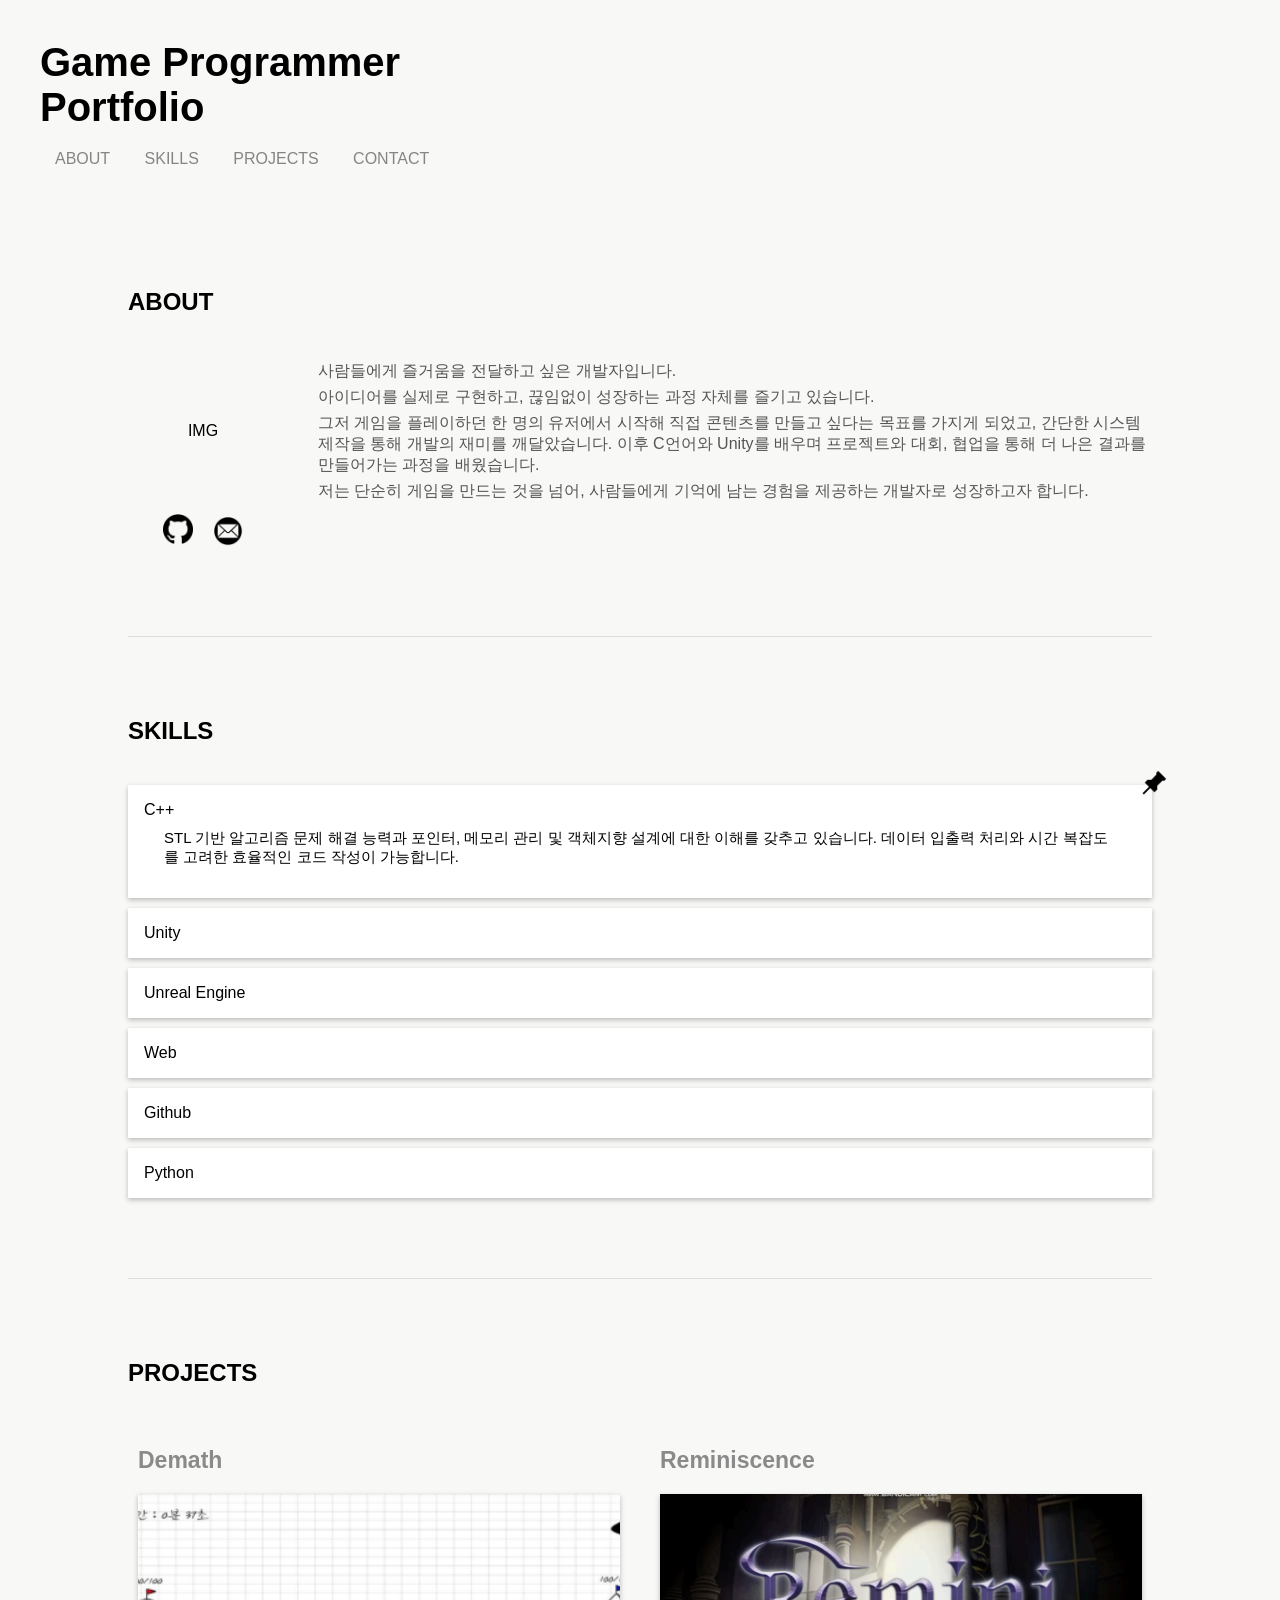
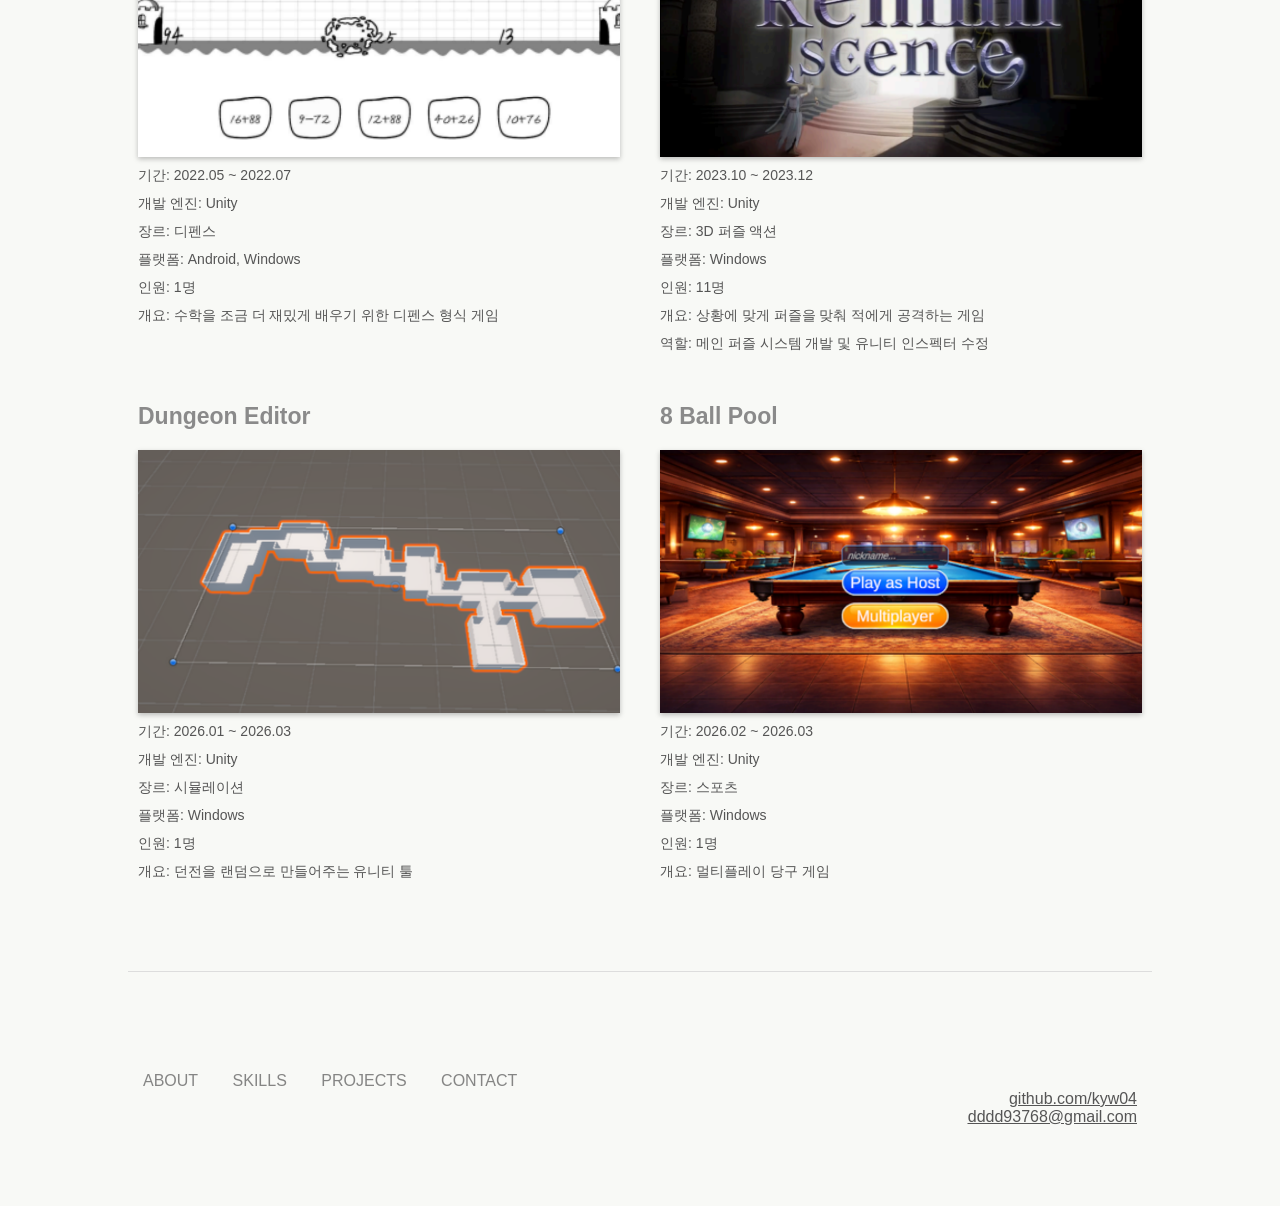
<file: index.html>
<!DOCTYPE html>
<html lang="ko">
<head>
    <meta charset="UTF-8">
    <title>Portfolio</title>
    <link rel="stylesheet" href="css/main.css">
    <link rel="stylesheet" href="css/default.css">
    <script src="js/app.js"></script>
</head>
<body>

<!-- HEADER -->
<header>
    <a class="title" href="index.html">Game Programmer<br>Portfolio</a>
    <nav>
        <a href="#about">ABOUT</a>
        <a href="#skills">SKILLS</a>
        <a href="#projects">PROJECTS</a>
        <a href="#contact">CONTACT</a>
    </nav>
</header>

<!-- ABOUT -->
<section id="about">
    <h2>ABOUT</h2>
    <div class="about-container">
        <div>
            <div class="about-img">IMG</div>
            <div id="linked-images">
                <a href="https://github.com/kyw04" target="_blank"><img class="about-linked-img" src="img/github.png" alt="github"></a>
                <img class="about-linked-img" src="img/mail.png" alt="mail" onclick="CopyEmail()">
            </div>
        </div>
        <div class="about-text">
            <p>사람들에게 즐거움을 전달하고 싶은 개발자입니다.</p>
            <p>아이디어를 실제로 구현하고, 끊임없이 성장하는 과정 자체를 즐기고 있습니다.</p>
            <p>그저 게임을 플레이하던 한 명의 유저에서 시작해 직접 콘텐츠를 만들고 싶다는 목표를 가지게 되었고, 간단한 시스템 제작을 통해
                개발의 재미를 깨달았습니다. 이후 C언어와 Unity를 배우며 프로젝트와 대회, 협업을 통해 더 나은 결과를 만들어가는 과정을 배웠습니다.</p>
            <p>저는 단순히 게임을 만드는 것을 넘어, 사람들에게 기억에 남는 경험을 제공하는 개발자로 성장하고자 합니다.</p>
        </div>
    </div>
</section>
<div class="line"></div>

<!-- SKILLS -->
<section id="skills">
    <h2>SKILLS</h2>
    <ul class="skill-list">
        <li class="skill">
            <img class="pin fixed" src="img/pin.png" alt="pin">
            <p class="skill-name">C++</p>
            <p class="ability fixed">
                STL 기반 알고리즘 문제 해결 능력과 포인터, 메모리 관리 및 객체지향 설계에 대한 이해를 갖추고 있습니다.
                데이터 입출력 처리와 시간 복잡도를 고려한 효율적인 코드 작성이 가능합니다.
            </p>
        </li>
        <li class="skill">
            <img class="pin" src="img/pin.png" alt="pin">
            <p class="skill-name">Unity</p>
            <p class="ability">
                상속, 인터페이스, 클래스 구조에 대한 이해를 바탕으로 객체지향 프로그래밍을 활용할 수 있으며,
                Unity에서 제공하는 다양한 API를 활용해 게임을 개발할 수 있습니다.
            </p>
        </li>
        <li class="skill">
            <img class="pin" src="img/pin.png" alt="pin">
            <p class="skill-name">Unreal Engine</p>
            <p class="ability">
                블루프린트를 활용한 콘텐츠 제작이 가능하며, C++을 활용한 게임 개발 경험이 있습니다.
            </p>
        </li>
        <li class="skill">
            <img class="pin" src="img/pin.png" alt="pin">
            <p class="skill-name">Web</p>
            <p class="ability">
                HTML, CSS, JavaScript를 활용해 웹페이지 개발이 가능하며, SQL 연동 및 개인 웹페이지 서버를 구축 해본 경험이 있습니다.
            </p>
        </li>
        <li class="skill">
            <img class="pin" src="img/pin.png" alt="pin">
            <p class="skill-name">Github</p>
            <p class="ability">
                Commit, Push, Branch 개념을 이해하고 프로젝트를 효율적으로 관리하였으며,
                Pull Request와 Merge 과정을 통해 협업 및 코드 리뷰를 수행한 경험이 있습니다.
            </p>
        </li>
        <li class="skill">
            <img class="pin" src="img/pin.png" alt="pin">
            <p class="skill-name">Python</p>
            <p class="ability">
                기본 문법과 모듈 활용에 익숙하며, 포켓몬 API 기반의 포켓몬 맞추기 AI와 색상 추론 AI를 개발한 경험이 있습니다.
            </p>
        </li>
    </ul>
</section>
<div class="line"></div>

<!-- PROJECTS -->
<section id="projects">
    <h1>PROJECTS</h1>
    <div class="project-grid">
        <div class="project-card">
            <p class="title">Demath</p>
            <a href="demath.html"><img src="img/demath.png" alt="project-1"></a>
            <p>기간: 2022.05 ~ 2022.07</p>
            <p>개발 엔진: Unity</p>
            <p>장르: 디펜스</p>
            <p>플랫폼: Android, Windows</p>
            <p>인원: 1명</p>
            <p>개요: 수학을 조금 더 재밌게 배우기 위한 디펜스 형식 게임</p>
        </div>
        <div class="project-card">
            <p class="title">Reminiscence</p>
            <a href="reminiscence.html"><img src="img/reminiscence.png" alt="project-1"></a>
            <p>기간: 2023.10 ~ 2023.12</p>
            <p>개발 엔진: Unity</p>
            <p>장르: 3D 퍼즐 액션</p>
            <p>플랫폼: Windows</p>
            <p>인원: 11명</p>
            <p>개요: 상황에 맞게 퍼즐을 맞춰 적에게 공격하는 게임</p>
            <p>역할: 메인 퍼즐 시스템 개발 및 유니티 인스펙터 수정</p>
        </div>
        <div class="project-card">
            <p class="title">Dungeon Editor</p>
            <a href="random_dungeon.html"><img src="img/random_dungeon.png" alt="project-1"></a>
            <p>기간: 2026.01 ~ 2026.03</p>
            <p>개발 엔진: Unity</p>
            <p>장르: 시뮬레이션</p>
            <p>플랫폼: Windows</p>
            <p>인원: 1명</p>
            <p>개요: 던전을 랜덤으로 만들어주는 유니티 툴</p>
        </div>
        <div class="project-card">
            <p class="title">8 Ball Pool</p>
            <a href="8_ball_pool.html"><img src="img/8_ball_pool.png" alt="project-1"></a>
            <p>기간: 2026.02 ~ 2026.03</p>
            <p>개발 엔진: Unity</p>
            <p>장르: 스포츠</p>
            <p>플랫폼: Windows</p>
            <p>인원: 1명</p>
            <p>개요: 멀티플레이 당구 게임</p>
        </div>


<!--        <div class="project-card">-->
<!--            <p class="title">Test</p>-->
<!--            <a href="test.html"><img src="img/test.png" alt="project-1"></a>-->
<!--            <p>기간: </p>-->
<!--            <p>개발 엔진: </p>-->
<!--            <p>장르: </p>-->
<!--            <p>플랫폼: </p>-->
<!--            <p>인원: </p>-->
<!--            <p>개요: </p>-->
<!--        </div>-->

<!--        <div class="project-card">-->
<!--            <p class="title">Test</p>-->
<!--            <a href="test.html"><img src="img/test.png" alt="project-1"></a>-->
<!--            <p>기간: </p>-->
<!--            <p>개발 엔진: </p>-->
<!--            <p>장르: </p>-->
<!--            <p>플랫폼: </p>-->
<!--            <p>인원: </p>-->
<!--            <p>개요: </p>-->
<!--        </div>-->
    </div>
</section>
<div class="line"></div>

<!-- CONTACT -->
<section id="contact">
    <div class="container">
        <nav>
            <a href="index.html#about">ABOUT</a>
            <a href="index.html#skills">SKILLS</a>
            <a href="index.html#projects">PROJECTS</a>
            <a href="index.html#contact">CONTACT</a>
        </nav>
        <ul class="contact-link">
            <li><a href="https://github.com/kyw04" target="_blank">github.com/kyw04</a></li>
            <li><a href="#contact" id="email" onclick="CopyEmail()">dddd93768@gmail.com</a></li>
        </ul>
    </div>
</section>
</body>
</html>
</file>
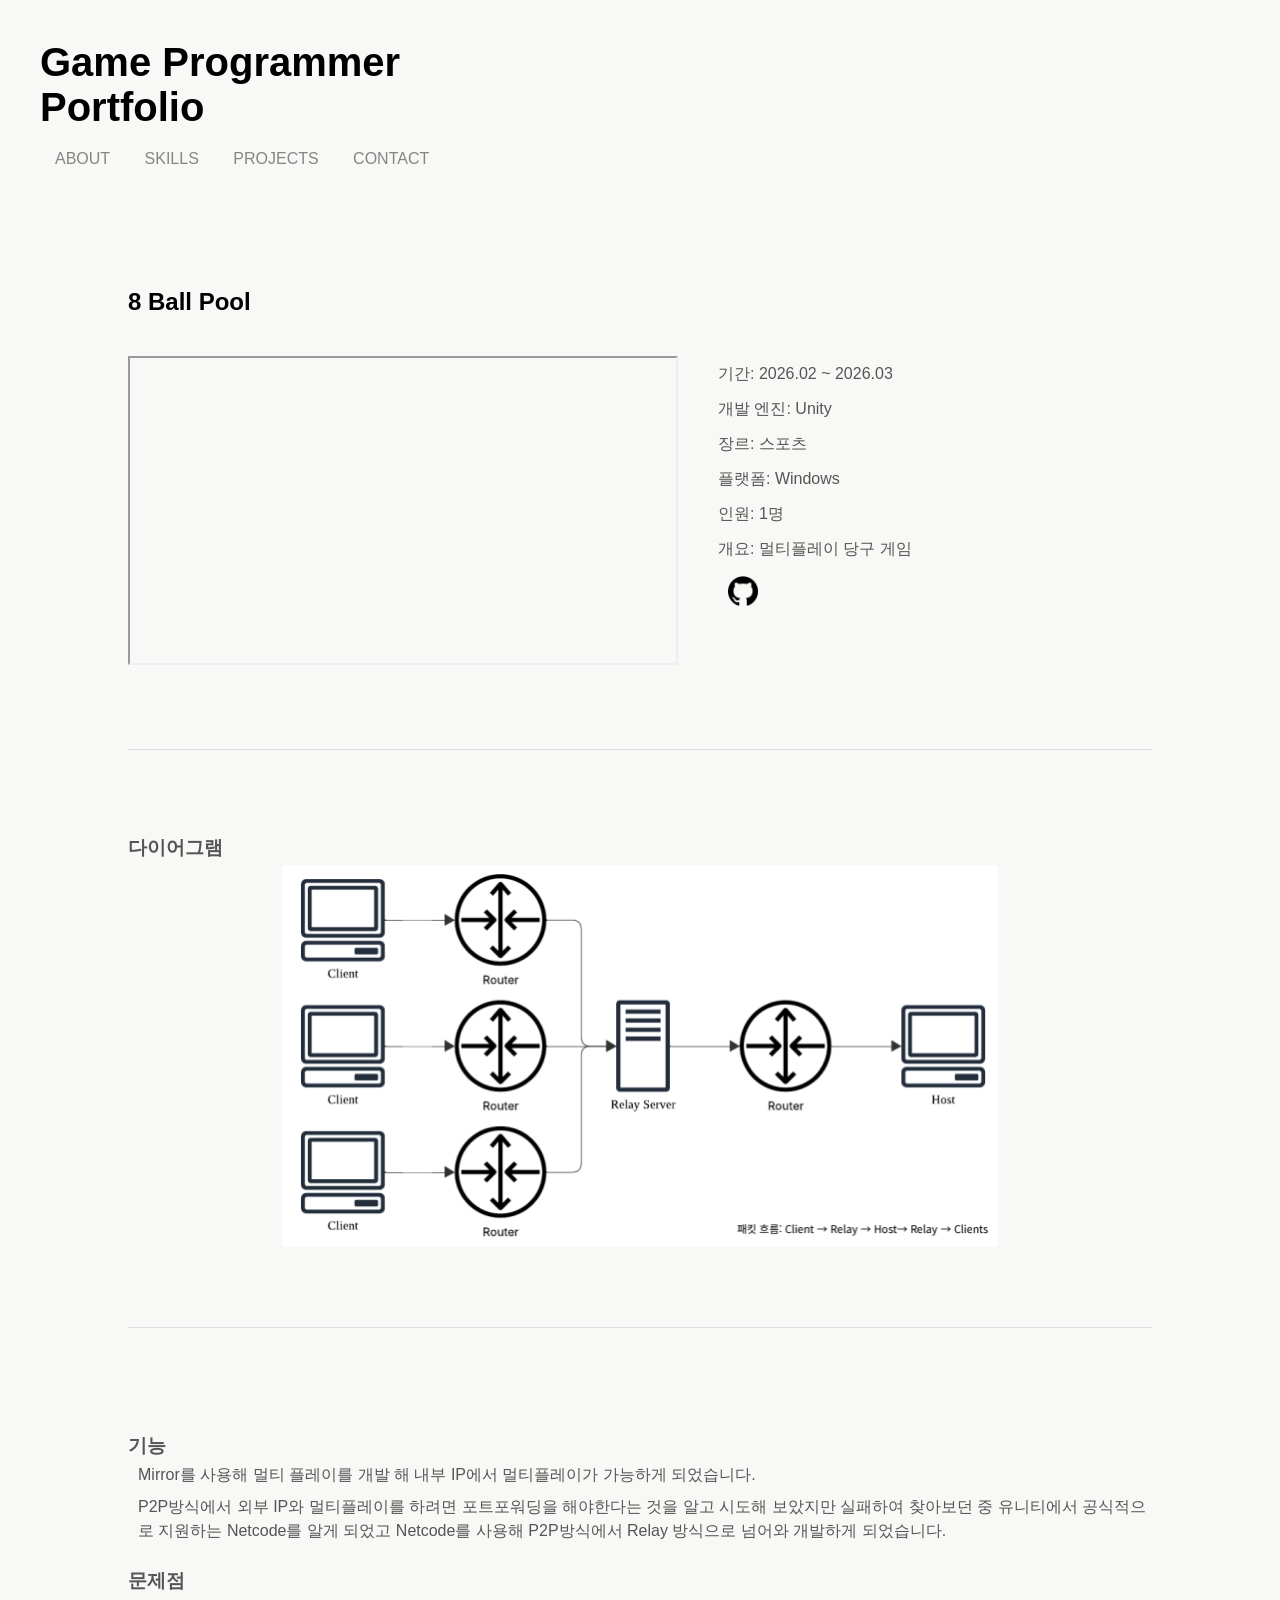
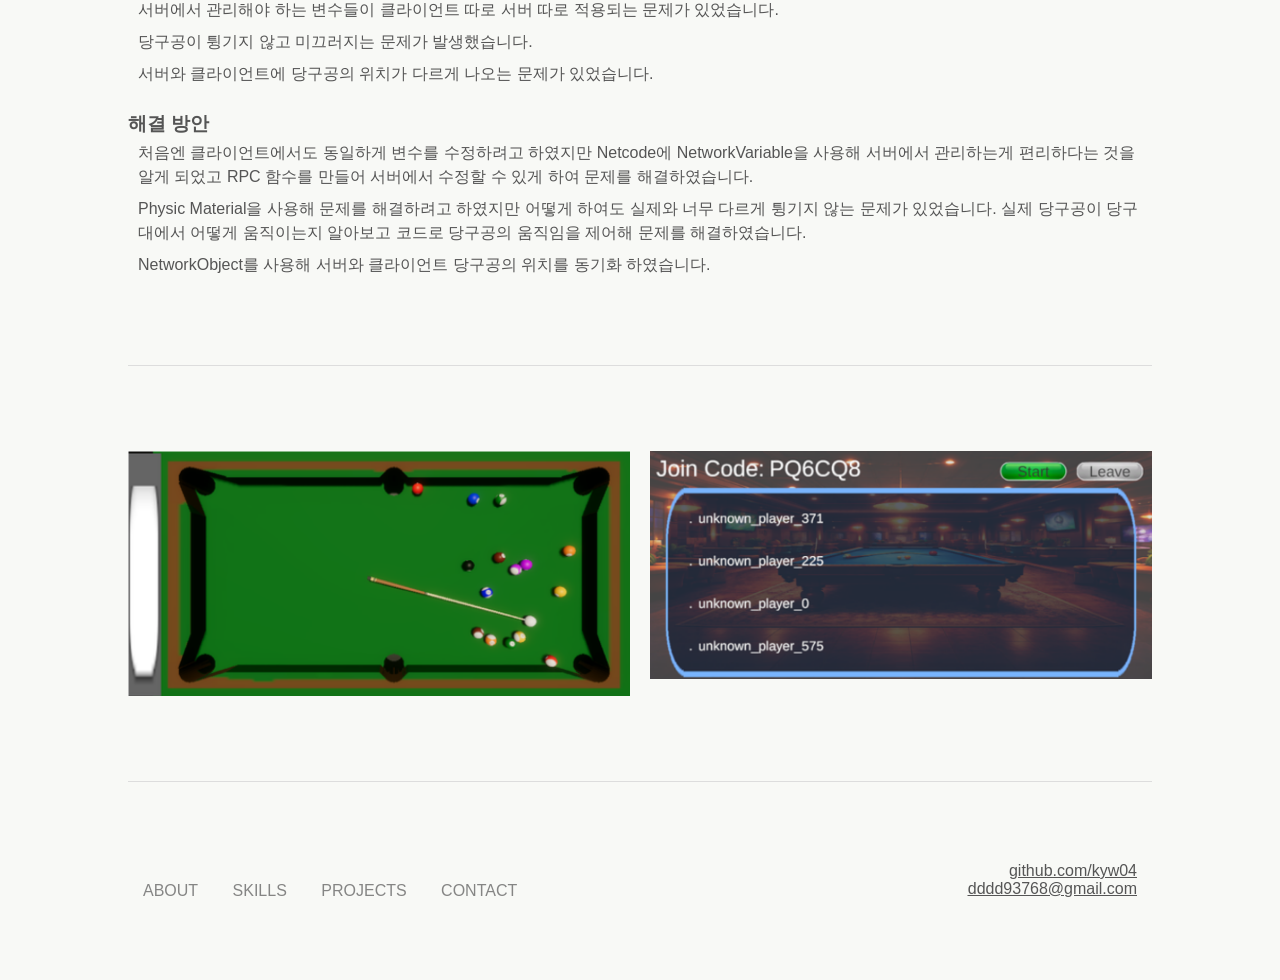
<file: 8_ball_pool.html>
<!DOCTYPE html>
<html lang="en">
<head>
    <meta charset="UTF-8">
    <title>8 Ball Pool</title>
    <link rel="stylesheet" href="css/project.css">
    <link rel="stylesheet" href="css/default.css">
    <script src="js/app.js"></script>
</head>
<body>

<!-- HEADER -->
<header>
    <a class="title" href="portfolio.html">Game Programmer<br>Portfolio</a>
    <nav>
        <a href="portfolio.html#about">ABOUT</a>
        <a href="portfolio.html#skills">SKILLS</a>
        <a href="portfolio.html#projects">PROJECTS</a>
        <a href="portfolio.html#contact">CONTACT</a>
    </nav>
</header>

<section id="project-name">
    <h2>8 Ball Pool</h2>
    <div class="container">
        <dic>
            <iframe src="https://www.youtube.com/embed/ ?autopause=0" width="550" height="309"></iframe>
        </dic>
        <div class="text">
            <p>기간: 2026.02 ~ 2026.03</p>
            <p>개발 엔진: Unity</p>
            <p>장르: 스포츠</p>
            <p>플랫폼: Windows</p>
            <p>인원: 1명</p>
            <p>개요: 멀티플레이 당구 게임</p>
            <a href="https://github.com/kyw04/8Ball" target="_blank"><img class="about-linked-img"
                                                                                  src="img/github.png" alt="github"></a>
<!--            <a href=" "-->
<!--               target="_blank"><img class="about-linked-img" src="img/download.png" alt="build-download"></a>-->
        </div>
    </div>
</section>
<div class="line"></div>

<section>
    <h3 class="text">다이어그램</h3>
    <img class="sub-img" src="img/8_ball_pool/diagram.png" alt="diagram">
</section>
<div class="line"></div>

<section>
    <ul class="text">
        <li>
            <h3>기능</h3>
            <p>Mirror를 사용해 멀티 플레이를 개발 해 내부 IP에서 멀티플레이가 가능하게 되었습니다.</p>
            <p>P2P방식에서 외부 IP와 멀티플레이를 하려면 포트포워딩을 해야한다는 것을 알고 시도해 보았지만 실패하여 찾아보던 중 유니티에서 공식적으로 지원하는 Netcode를 알게 되었고
                Netcode를 사용해 P2P방식에서 Relay 방식으로 넘어와 개발하게 되었습니다.</p>
        </li>
        <li>
            <h3>문제점</h3>
            <p>서버에서 관리해야 하는 변수들이 클라이언트 따로 서버 따로 적용되는 문제가 있었습니다.</p>
            <p>당구공이 튕기지 않고 미끄러지는 문제가 발생했습니다.</p>
            <p>서버와 클라이언트에 당구공의 위치가 다르게 나오는 문제가 있었습니다.</p>
        </li>
        <li>
            <h3>해결 방안</h3>
            <p>처음엔 클라이언트에서도 동일하게 변수를 수정하려고 하였지만 Netcode에 NetworkVariable을 사용해 서버에서 관리하는게 편리하다는 것을 알게 되었고 RPC 함수를 만들어
                서버에서
                수정할 수 있게 하여 문제를 해결하였습니다.</p>
            <p>Physic Material을 사용해 문제를 해결하려고 하였지만 어떻게 하여도 실제와 너무 다르게 튕기지 않는 문제가 있었습니다. 실제 당구공이 당구대에서 어떻게 움직이는지 알아보고 코드로
                당구공의 움직임을 제어해 문제를 해결하였습니다.</p>
            <p> NetworkObject를 사용해 서버와 클라이언트 당구공의 위치를 동기화 하였습니다.</p>
        </li>
    </ul>
</section>
<div class="line"></div>

<section>
    <div class="gif-container">
        <img class="in-game-img" src="img/8_ball_pool/in-game-01.png" alt="in-game-01">
        <img class="in-game-img" src="img/8_ball_pool/in-game-02.png" alt="in-game-02">
    </div>
</section>
<div class="line"></div>

<!-- CONTACT -->
<section id="contact">
    <div class="container">
        <nav>
            <a href="portfolio.html#about">ABOUT</a>
            <a href="portfolio.html#skills">SKILLS</a>
            <a href="portfolio.html#projects">PROJECTS</a>
            <a href="portfolio.html#contact">CONTACT</a>
        </nav>
        <ul class="contact-link">
            <li><a href="https://github.com/kyw04" target="_blank">github.com/kyw04</a></li>
            <li><a href="#contact" id="email" onclick="CopyEmail()">dddd93768@gmail.com</a></li>
        </ul>
    </div>
</section>
</body>
</html>
</file>
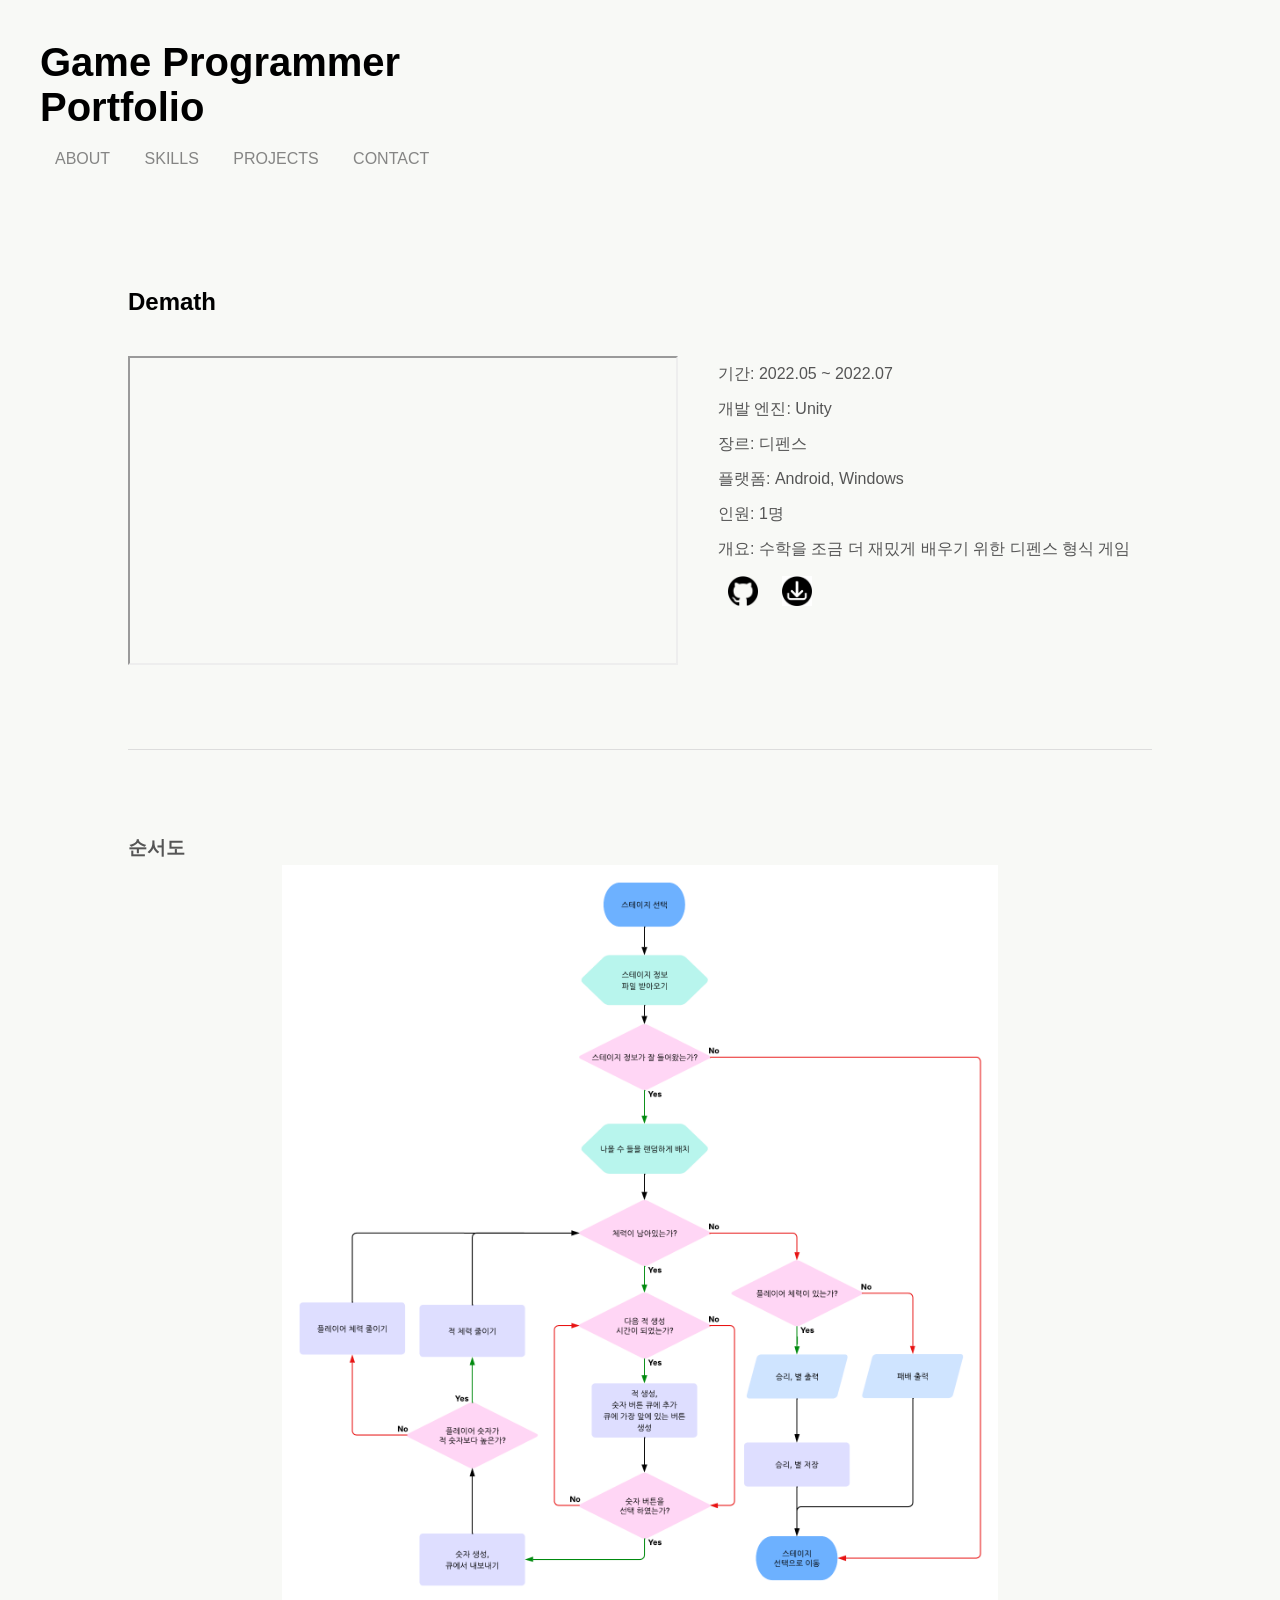
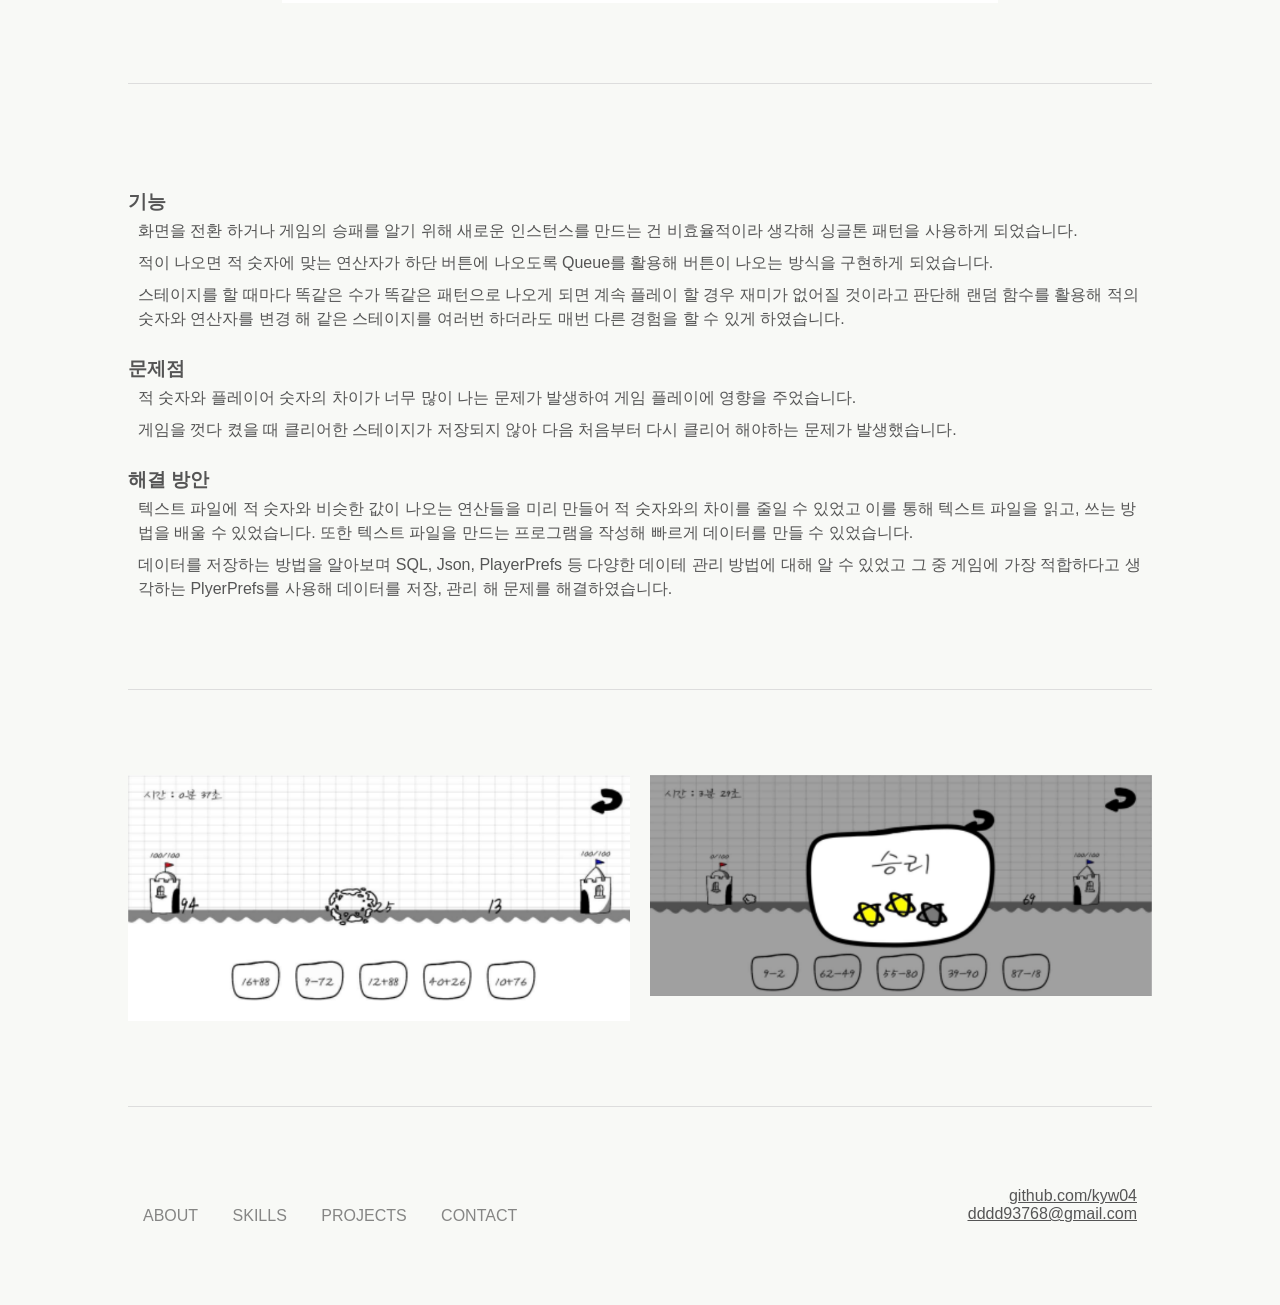
<file: demath.html>
<!DOCTYPE html>
<html lang="en">
<head>
    <meta charset="UTF-8">
    <title>Demath</title>
    <link rel="stylesheet" href="css/project.css">
    <link rel="stylesheet" href="css/default.css">
    <script src="js/app.js"></script>
</head>
<body>

<!-- HEADER -->
<header>
    <a class="title" href="portfolio.html">Game Programmer<br>Portfolio</a>
    <nav>
        <a href="portfolio.html#about">ABOUT</a>
        <a href="portfolio.html#skills">SKILLS</a>
        <a href="portfolio.html#projects">PROJECTS</a>
        <a href="portfolio.html#contact">CONTACT</a>
    </nav>
</header>

<section id="project-name">
    <h2>Demath</h2>
    <div class="container">
        <dic>
            <iframe src="https://www.youtube.com/embed/GV8ogcvkD-g?autopause=0" width="550" height="309"></iframe>
        </dic>
        <div class="text">
            <p>기간: 2022.05 ~ 2022.07</p>
            <p>개발 엔진: Unity</p>
            <p>장르: 디펜스</p>
            <p>플랫폼: Android, Windows</p>
            <p>인원: 1명</p>
            <p>개요: 수학을 조금 더 재밌게 배우기 위한 디펜스 형식 게임</p>
            <a href="https://github.com/kyw04/Demath" target="_blank"><img class="about-linked-img"
                                                                                 src="img/github.png" alt="github"></a>
            <a href="https://drive.google.com/file/d/1rcHndR9FSiW7nfUBYQaEvbF4KxSZeF11/view?usp=drive_link"
               target="_blank"><img class="about-linked-img" src="img/download.png" alt="build-download"></a>
        </div>
    </div>
</section>
<div class="line"></div>

<section>
    <h3 class="text">순서도</h3>
    <img class="sub-img" src="img/demath/flowchart.png" alt="flowchart">
</section>
<div class="line"></div>

<section>
    <ul class="text">
        <li>
            <h3>기능</h3>
            <p>화면을 전환 하거나 게임의 승패를 알기 위해 새로운 인스턴스를 만드는 건 비효율적이라 생각해 싱글톤 패턴을 사용하게 되었습니다.</p>
            <p>적이 나오면 적 숫자에 맞는 연산자가 하단 버튼에 나오도록 Queue를 활용해 버튼이 나오는 방식을 구현하게 되었습니다.</p>
            <p>스테이지를 할 때마다 똑같은 수가 똑같은 패턴으로 나오게 되면 계속 플레이 할 경우 재미가 없어질 것이라고 판단해 랜덤 함수를 활용해 적의 숫자와 연산자를 변경 해 같은 스테이지를 여러번
                하더라도 매번 다른 경험을 할 수 있게 하였습니다.</p>
        </li>
        <li>
            <h3>문제점</h3>
            <p>적 숫자와 플레이어 숫자의 차이가 너무 많이 나는 문제가 발생하여 게임 플레이에 영향을 주었습니다.</p>
            <p>게임을 껏다 켰을 때 클리어한 스테이지가 저장되지 않아 다음 처음부터 다시 클리어 해야하는 문제가 발생했습니다.</p>
        </li>
        <li>
            <h3>해결 방안</h3>
            <p>텍스트 파일에 적 숫자와 비슷한 값이 나오는 연산들을 미리 만들어 적 숫자와의 차이를 줄일 수 있었고 이를 통해 텍스트 파일을 읽고, 쓰는 방법을 배울 수 있었습니다. 또한 텍스트 파일을
                만드는 프로그램을 작성해 빠르게 데이터를 만들 수 있었습니다.</p>
            <p>데이터를 저장하는 방법을 알아보며 SQL, Json, PlayerPrefs 등 다양한 데이테 관리 방법에 대해 알 수 있었고 그 중 게임에 가장 적합하다고 생각하는 PlyerPrefs를
                사용해 데이터를 저장, 관리 해 문제를 해결하였습니다.</p>
        </li>
    </ul>
</section>
<div class="line"></div>

<section>
    <div class="gif-container">
        <img class="in-game-img" src="img/demath/in-game-01.png" alt="in-game-01">
        <img class="in-game-img" src="img/demath/in-game-02.png" alt="in-game-02">
    </div>
</section>
<div class="line"></div>

<!-- CONTACT -->
<section id="contact">
    <div class="container">
        <nav>
            <a href="portfolio.html#about">ABOUT</a>
            <a href="portfolio.html#skills">SKILLS</a>
            <a href="portfolio.html#projects">PROJECTS</a>
            <a href="portfolio.html#contact">CONTACT</a>
        </nav>
        <ul class="contact-link">
            <li><a href="https://github.com/kyw04" target="_blank">github.com/kyw04</a></li>
            <li><a href="#contact" id="email" onclick="CopyEmail()">dddd93768@gmail.com</a></li>
        </ul>
    </div>
</section>
</body>
</html>
</file>
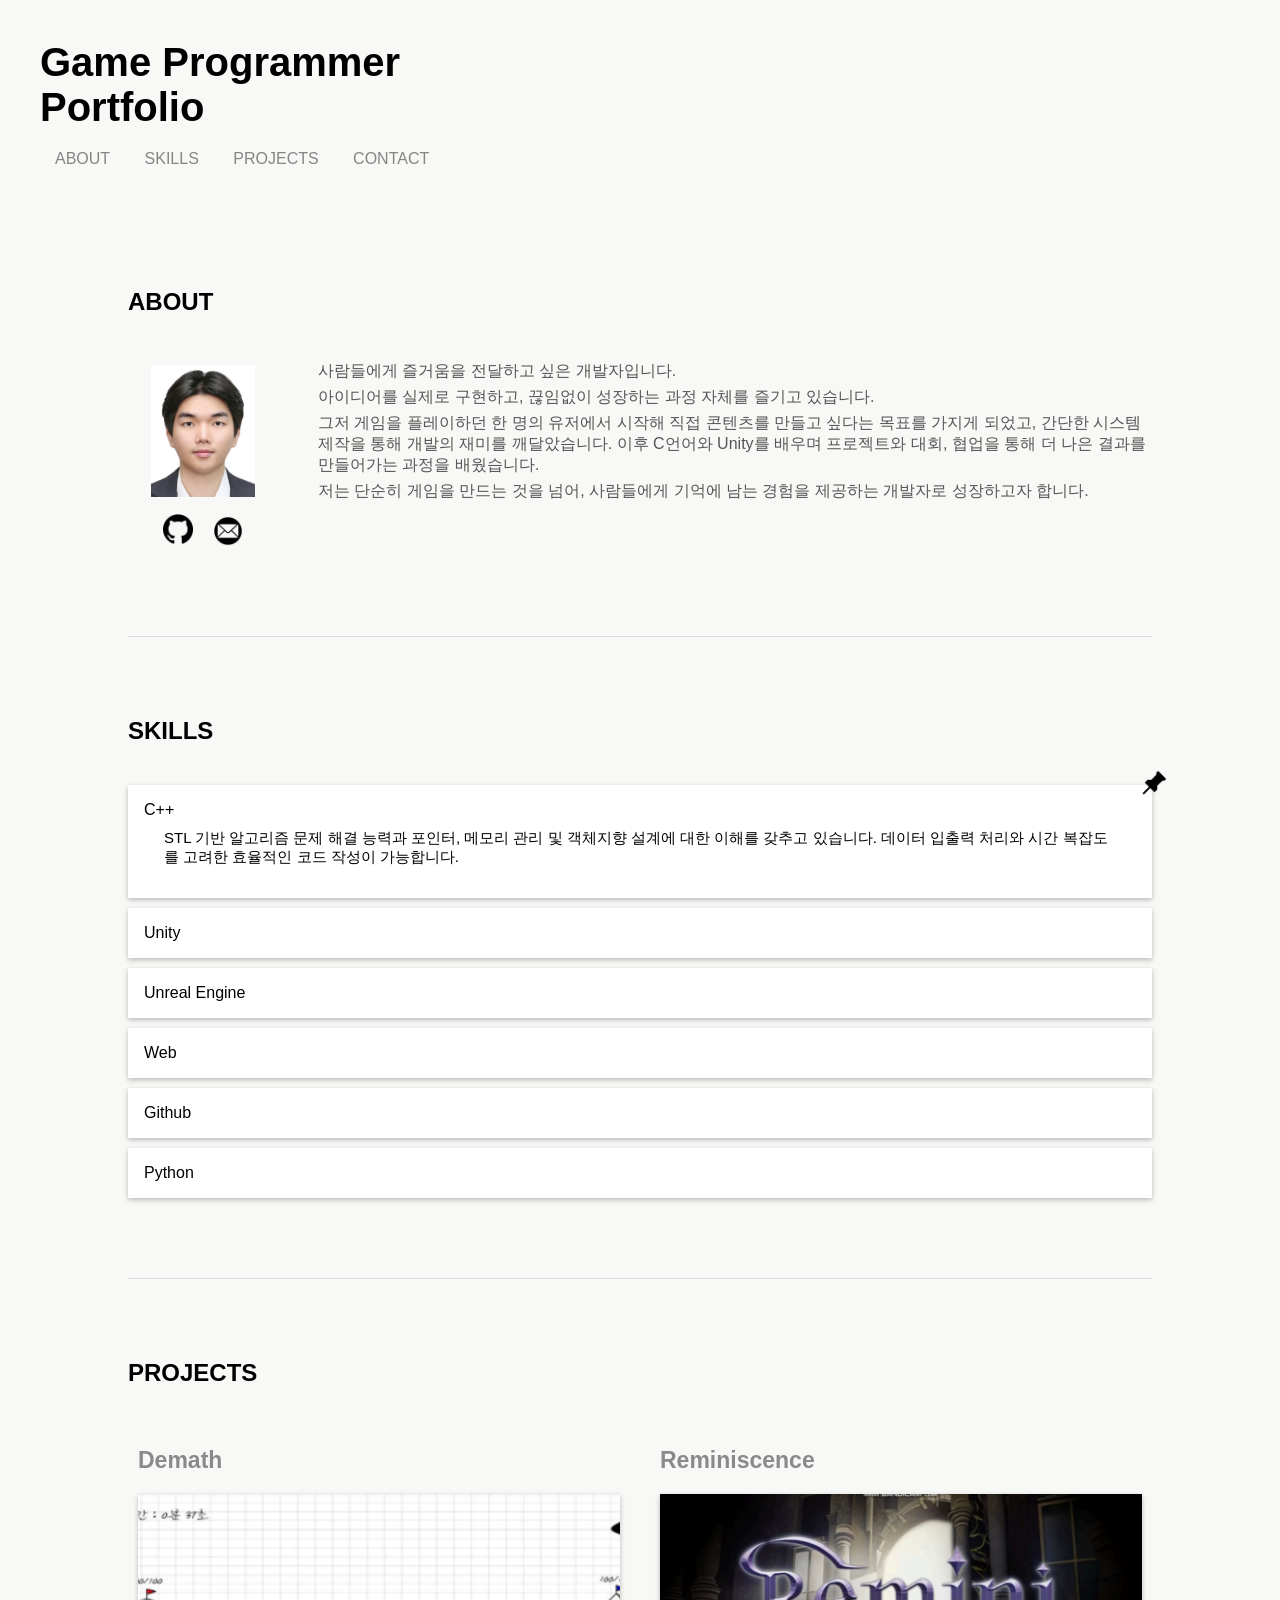
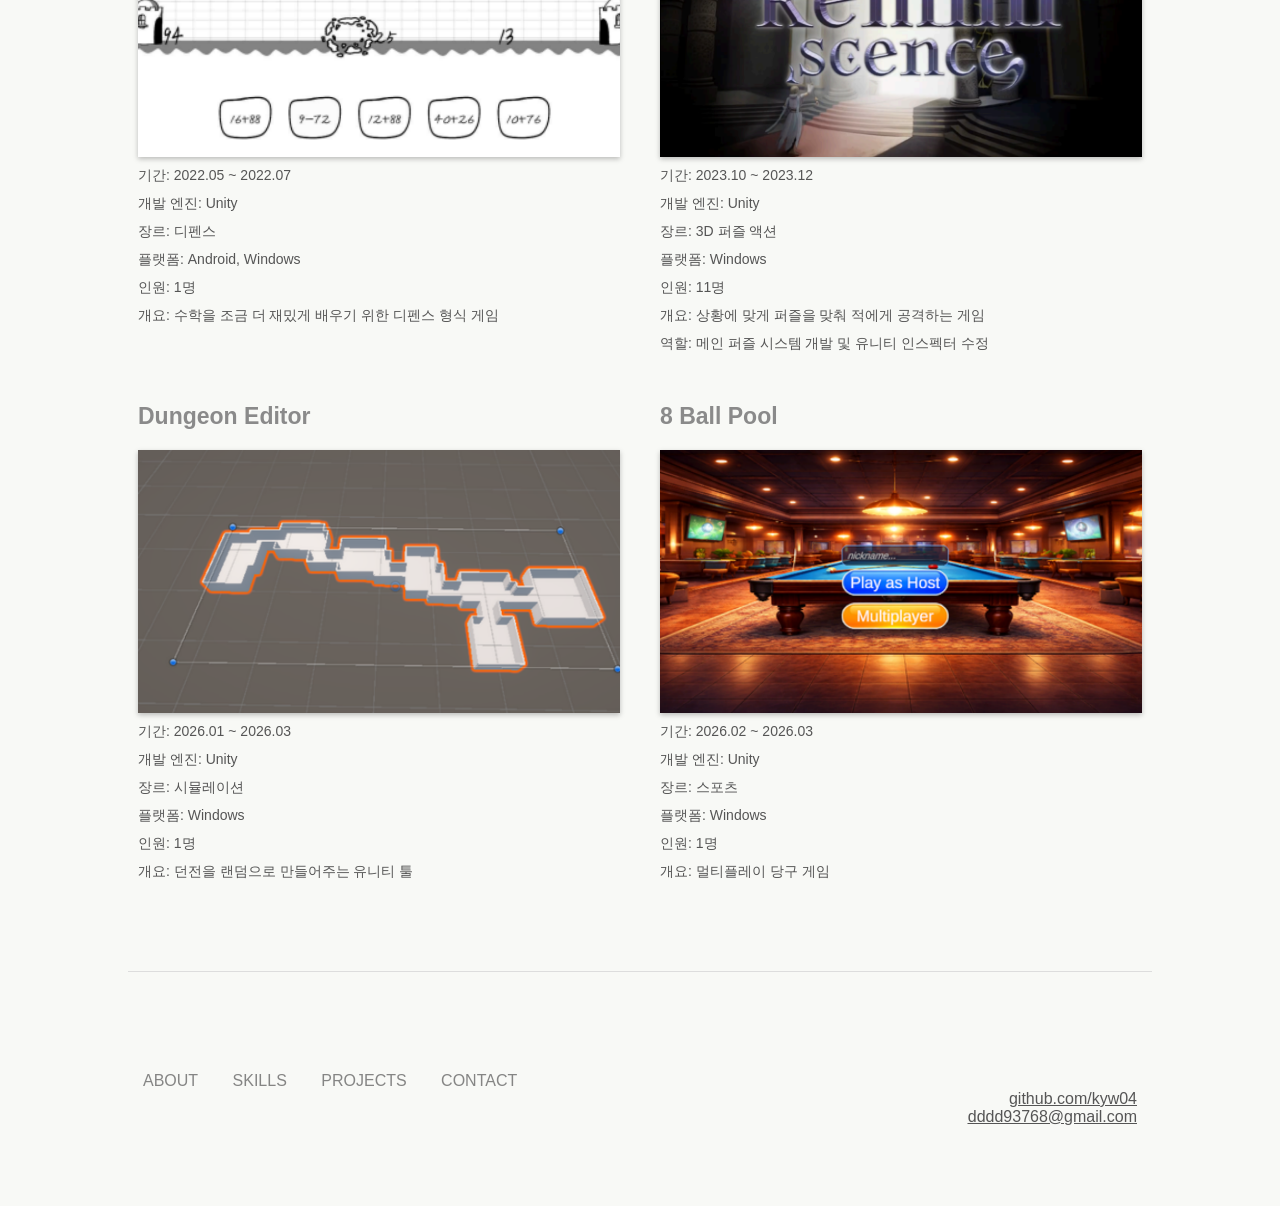
<file: portfolio.html>
<!DOCTYPE html>
<html lang="ko">
<head>
    <meta charset="UTF-8">
    <title>Portfolio</title>
    <link rel="stylesheet" href="css/main.css">
    <link rel="stylesheet" href="css/default.css">
    <script src="js/app.js"></script>
</head>
<body>

<!-- HEADER -->
<header>
    <a class="title" href="portfolio.html">Game Programmer<br>Portfolio</a>
    <nav>
        <a href="#about">ABOUT</a>
        <a href="#skills">SKILLS</a>
        <a href="#projects">PROJECTS</a>
        <a href="#contact">CONTACT</a>
    </nav>
</header>

<!-- ABOUT -->
<section id="about">
    <h2>ABOUT</h2>
    <div class="about-container">
        <div>
            <div class="about-img"><img style="width: 103.25px; min-width: 103.25px; height: 132.75px;" src="img/poto.jpg" alt="증명사진"></div>
            <div id="linked-images">
                <a href="https://github.com/kyw04" target="_blank"><img class="about-linked-img" src="img/github.png" alt="github"></a>
                <img class="about-linked-img" src="img/mail.png" alt="mail" onclick="CopyEmail()">
            </div>
        </div>
        <div class="about-text">
            <p>사람들에게 즐거움을 전달하고 싶은 개발자입니다.</p>
            <p>아이디어를 실제로 구현하고, 끊임없이 성장하는 과정 자체를 즐기고 있습니다.</p>
            <p>그저 게임을 플레이하던 한 명의 유저에서 시작해 직접 콘텐츠를 만들고 싶다는 목표를 가지게 되었고, 간단한 시스템 제작을 통해
                개발의 재미를 깨달았습니다. 이후 C언어와 Unity를 배우며 프로젝트와 대회, 협업을 통해 더 나은 결과를 만들어가는 과정을 배웠습니다.</p>
            <p>저는 단순히 게임을 만드는 것을 넘어, 사람들에게 기억에 남는 경험을 제공하는 개발자로 성장하고자 합니다.</p>
        </div>
    </div>
</section>
<div class="line"></div>

<!-- SKILLS -->
<section id="skills">
    <h2>SKILLS</h2>
    <ul class="skill-list">
        <li class="skill">
            <img class="pin fixed" src="img/pin.png" alt="pin">
            <p class="skill-name">C++</p>
            <p class="ability fixed">
                STL 기반 알고리즘 문제 해결 능력과 포인터, 메모리 관리 및 객체지향 설계에 대한 이해를 갖추고 있습니다.
                데이터 입출력 처리와 시간 복잡도를 고려한 효율적인 코드 작성이 가능합니다.
            </p>
        </li>
        <li class="skill">
            <img class="pin" src="img/pin.png" alt="pin">
            <p class="skill-name">Unity</p>
            <p class="ability">
                상속, 인터페이스, 클래스 구조에 대한 이해를 바탕으로 객체지향 프로그래밍을 활용할 수 있으며,
                Unity에서 제공하는 다양한 API를 활용해 게임을 개발할 수 있습니다.
            </p>
        </li>
        <li class="skill">
            <img class="pin" src="img/pin.png" alt="pin">
            <p class="skill-name">Unreal Engine</p>
            <p class="ability">
                블루프린트를 활용한 콘텐츠 제작이 가능하며, C++을 활용한 게임 개발 경험이 있습니다.
            </p>
        </li>
        <li class="skill">
            <img class="pin" src="img/pin.png" alt="pin">
            <p class="skill-name">Web</p>
            <p class="ability">
                HTML, CSS, JavaScript를 활용해 웹페이지 개발이 가능하며, SQL 연동 및 개인 웹페이지 서버를 구축 해본 경험이 있습니다.
            </p>
        </li>
        <li class="skill">
            <img class="pin" src="img/pin.png" alt="pin">
            <p class="skill-name">Github</p>
            <p class="ability">
                Commit, Push, Branch 개념을 이해하고 프로젝트를 효율적으로 관리하였으며,
                Pull Request와 Merge 과정을 통해 협업 및 코드 리뷰를 수행한 경험이 있습니다.
            </p>
        </li>
        <li class="skill">
            <img class="pin" src="img/pin.png" alt="pin">
            <p class="skill-name">Python</p>
            <p class="ability">
                기본 문법과 모듈 활용에 익숙하며, 포켓몬 API 기반의 포켓몬 맞추기 AI와 색상 추론 AI를 개발한 경험이 있습니다.
            </p>
        </li>
    </ul>
</section>
<div class="line"></div>

<!-- PROJECTS -->
<section id="projects">
    <h1>PROJECTS</h1>
    <div class="project-grid">
        <div class="project-card">
            <p class="title">Demath</p>
            <a href="demath.html"><img src="img/demath.png" alt="project-1"></a>
            <p>기간: 2022.05 ~ 2022.07</p>
            <p>개발 엔진: Unity</p>
            <p>장르: 디펜스</p>
            <p>플랫폼: Android, Windows</p>
            <p>인원: 1명</p>
            <p>개요: 수학을 조금 더 재밌게 배우기 위한 디펜스 형식 게임</p>
        </div>
        <div class="project-card">
            <p class="title">Reminiscence</p>
            <a href="reminiscence.html"><img src="img/reminiscence.png" alt="project-1"></a>
            <p>기간: 2023.10 ~ 2023.12</p>
            <p>개발 엔진: Unity</p>
            <p>장르: 3D 퍼즐 액션</p>
            <p>플랫폼: Windows</p>
            <p>인원: 11명</p>
            <p>개요: 상황에 맞게 퍼즐을 맞춰 적에게 공격하는 게임</p>
            <p>역할: 메인 퍼즐 시스템 개발 및 유니티 인스펙터 수정</p>
        </div>
        <div class="project-card">
            <p class="title">Dungeon Editor</p>
            <a href="random_dungeon.html"><img src="img/random_dungeon.png" alt="project-1"></a>
            <p>기간: 2026.01 ~ 2026.03</p>
            <p>개발 엔진: Unity</p>
            <p>장르: 시뮬레이션</p>
            <p>플랫폼: Windows</p>
            <p>인원: 1명</p>
            <p>개요: 던전을 랜덤으로 만들어주는 유니티 툴</p>
        </div>
        <div class="project-card">
            <p class="title">8 Ball Pool</p>
            <a href="8_ball_pool.html"><img src="img/8_ball_pool.png" alt="project-1"></a>
            <p>기간: 2026.02 ~ 2026.03</p>
            <p>개발 엔진: Unity</p>
            <p>장르: 스포츠</p>
            <p>플랫폼: Windows</p>
            <p>인원: 1명</p>
            <p>개요: 멀티플레이 당구 게임</p>
        </div>


<!--        <div class="project-card">-->
<!--            <p class="title">Test</p>-->
<!--            <a href="test.html"><img src="img/test.png" alt="project-1"></a>-->
<!--            <p>기간: </p>-->
<!--            <p>개발 엔진: </p>-->
<!--            <p>장르: </p>-->
<!--            <p>플랫폼: </p>-->
<!--            <p>인원: </p>-->
<!--            <p>개요: </p>-->
<!--        </div>-->

<!--        <div class="project-card">-->
<!--            <p class="title">Test</p>-->
<!--            <a href="test.html"><img src="img/test.png" alt="project-1"></a>-->
<!--            <p>기간: </p>-->
<!--            <p>개발 엔진: </p>-->
<!--            <p>장르: </p>-->
<!--            <p>플랫폼: </p>-->
<!--            <p>인원: </p>-->
<!--            <p>개요: </p>-->
<!--        </div>-->
    </div>
</section>
<div class="line"></div>

<!-- CONTACT -->
<section id="contact">
    <div class="container">
        <nav>
            <a href="portfolio.html#about">ABOUT</a>
            <a href="portfolio.html#skills">SKILLS</a>
            <a href="portfolio.html#projects">PROJECTS</a>
            <a href="portfolio.html#contact">CONTACT</a>
        </nav>
        <ul class="contact-link">
            <li><a href="https://github.com/kyw04" target="_blank">github.com/kyw04</a></li>
            <li><a href="#contact" id="email" onclick="CopyEmail()">dddd93768@gmail.com</a></li>
        </ul>
    </div>
</section>
</body>
</html>
</file>
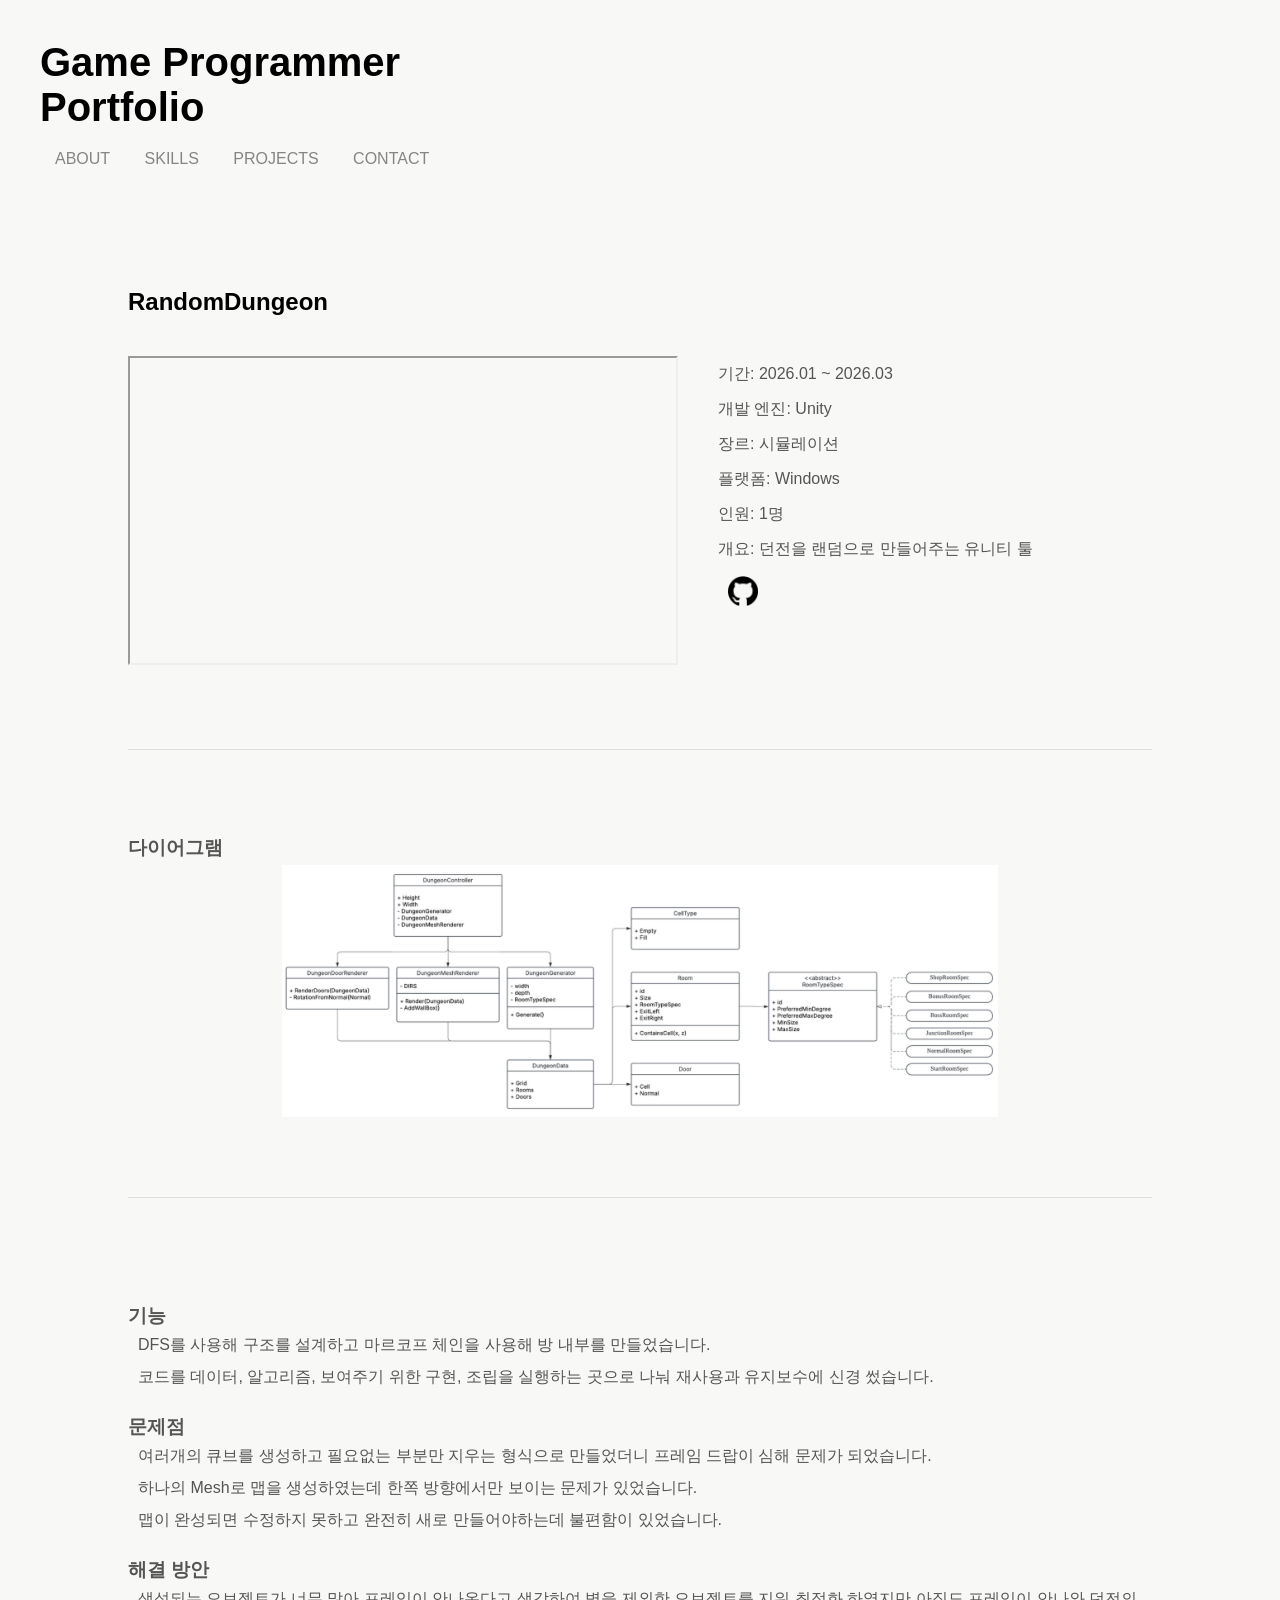
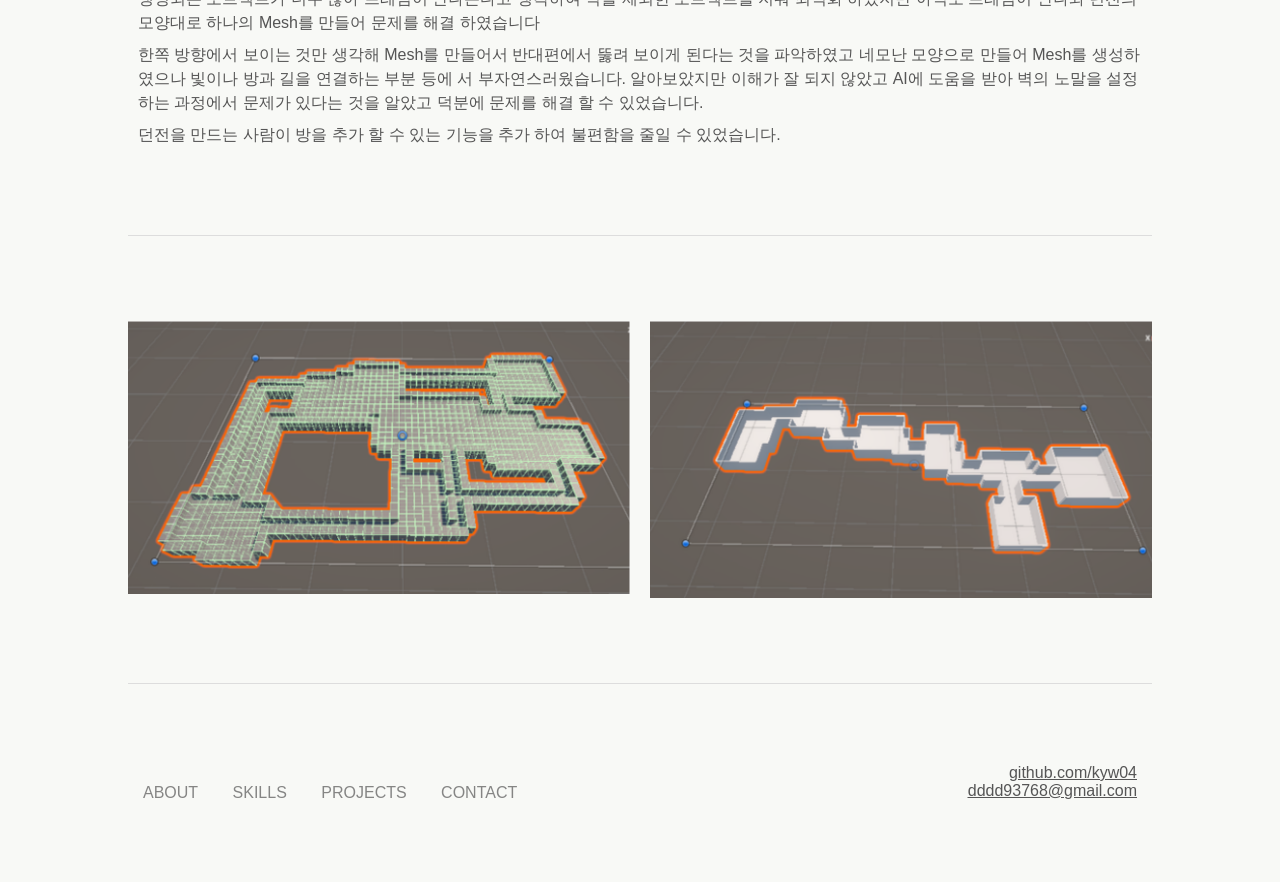
<file: random_dungeon.html>
<!DOCTYPE html>
<html lang="en">
<head>
    <meta charset="UTF-8">
    <title>RandomDungeon</title>
    <link rel="stylesheet" href="css/project.css">
    <link rel="stylesheet" href="css/default.css">
    <script src="js/app.js"></script>
</head>
<body>

<!-- HEADER -->
<header>
    <a class="title" href="portfolio.html">Game Programmer<br>Portfolio</a>
    <nav>
        <a href="portfolio.html#about">ABOUT</a>
        <a href="portfolio.html#skills">SKILLS</a>
        <a href="portfolio.html#projects">PROJECTS</a>
        <a href="portfolio.html#contact">CONTACT</a>
    </nav>
</header>

<section id="project-name">
    <h2>RandomDungeon</h2>
    <div class="container">
        <dic>
            <iframe src="https://www.youtube.com/embed/ ?autopause=0" width="550" height="309"></iframe>
        </dic>
        <div class="text">
            <p>기간: 2026.01 ~ 2026.03</p>
            <p>개발 엔진: Unity</p>
            <p>장르: 시뮬레이션</p>
            <p>플랫폼: Windows</p>
            <p>인원: 1명</p>
            <p>개요: 던전을 랜덤으로 만들어주는 유니티 툴</p>
            <a href="https://github.com/kyw04/randomDungeon" target="_blank"><img class="about-linked-img"
                                                                                  src="img/github.png" alt="github"></a>
<!--            <a href=" "-->
<!--               target="_blank"><img class="about-linked-img" src="img/download.png" alt="build-download"></a>-->
        </div>
    </div>
</section>
<div class="line"></div>

<section>
    <h3 class="text">다이어그램</h3>
    <img class="sub-img" src="img/random_dungeon/diagram.png" alt="diagram">
</section>
<div class="line"></div>

<section>
    <ul class="text">
        <li>
            <h3>기능</h3>
            <p>DFS를 사용해 구조를 설계하고 마르코프 체인을 사용해 방 내부를 만들었습니다.</p>
            <p>코드를 데이터, 알고리즘, 보여주기 위한 구현, 조립을 실행하는 곳으로 나눠 재사용과 유지보수에 신경 썼습니다.</p>
        </li>
        <li>
            <h3>문제점</h3>
            <p>여러개의 큐브를 생성하고 필요없는 부분만 지우는 형식으로 만들었더니 프레임 드랍이 심해 문제가 되었습니다.</p>
            <p>하나의 Mesh로 맵을 생성하였는데 한쪽 방향에서만 보이는 문제가 있었습니다.</p>
            <p>맵이 완성되면 수정하지 못하고 완전히 새로 만들어야하는데 불편함이 있었습니다.</p>
        </li>
        <li>
            <h3>해결 방안</h3>
            <p>생성되는 오브젝트가 너무 많아 프레임이 안나온다고 생각하여 벽을 제외한 오브젝트를 지워 최적화 하였지만 아직도 프레임이 안나와 던전의 모양대로 하나의 Mesh를 만들어 문제를 해결
                하였습니다</p>
            <p>한쪽 방향에서 보이는 것만 생각해 Mesh를 만들어서 반대편에서 뚫려 보이게 된다는 것을 파악하였고 네모난 모양으로 만들어 Mesh를 생성하였으나 빛이나 방과 길을 연결하는 부분 등에
                서 부자연스러웠습니다. 알아보았지만 이해가 잘 되지 않았고 AI에 도움을 받아 벽의 노말을 설정하는 과정에서 문제가 있다는 것을 알았고 덕분에 문제를 해결 할 수 있었습니다.</p>
            <p>던전을 만드는 사람이 방을 추가 할 수 있는 기능을 추가 하여 불편함을 줄일 수 있었습니다.</p>
        </li>
    </ul>
</section>
<div class="line"></div>

<section>
    <div class="gif-container">
        <img class="in-game-img" src="img/random_dungeon/in-game-01.png" alt="in-game-01">
        <img class="in-game-img" src="img/random_dungeon/in-game-02.png" alt="in-game-02">
    </div>
</section>
<div class="line"></div>

<!-- CONTACT -->
<section id="contact">
    <div class="container">
        <nav>
            <a href="portfolio.html#about">ABOUT</a>
            <a href="portfolio.html#skills">SKILLS</a>
            <a href="portfolio.html#projects">PROJECTS</a>
            <a href="portfolio.html#contact">CONTACT</a>
        </nav>
        <ul class="contact-link">
            <li><a href="https://github.com/kyw04" target="_blank">github.com/kyw04</a></li>
            <li><a href="#contact" id="email" onclick="CopyEmail()">dddd93768@gmail.com</a></li>
        </ul>
    </div>
</section>
</body>
</html>
</file>
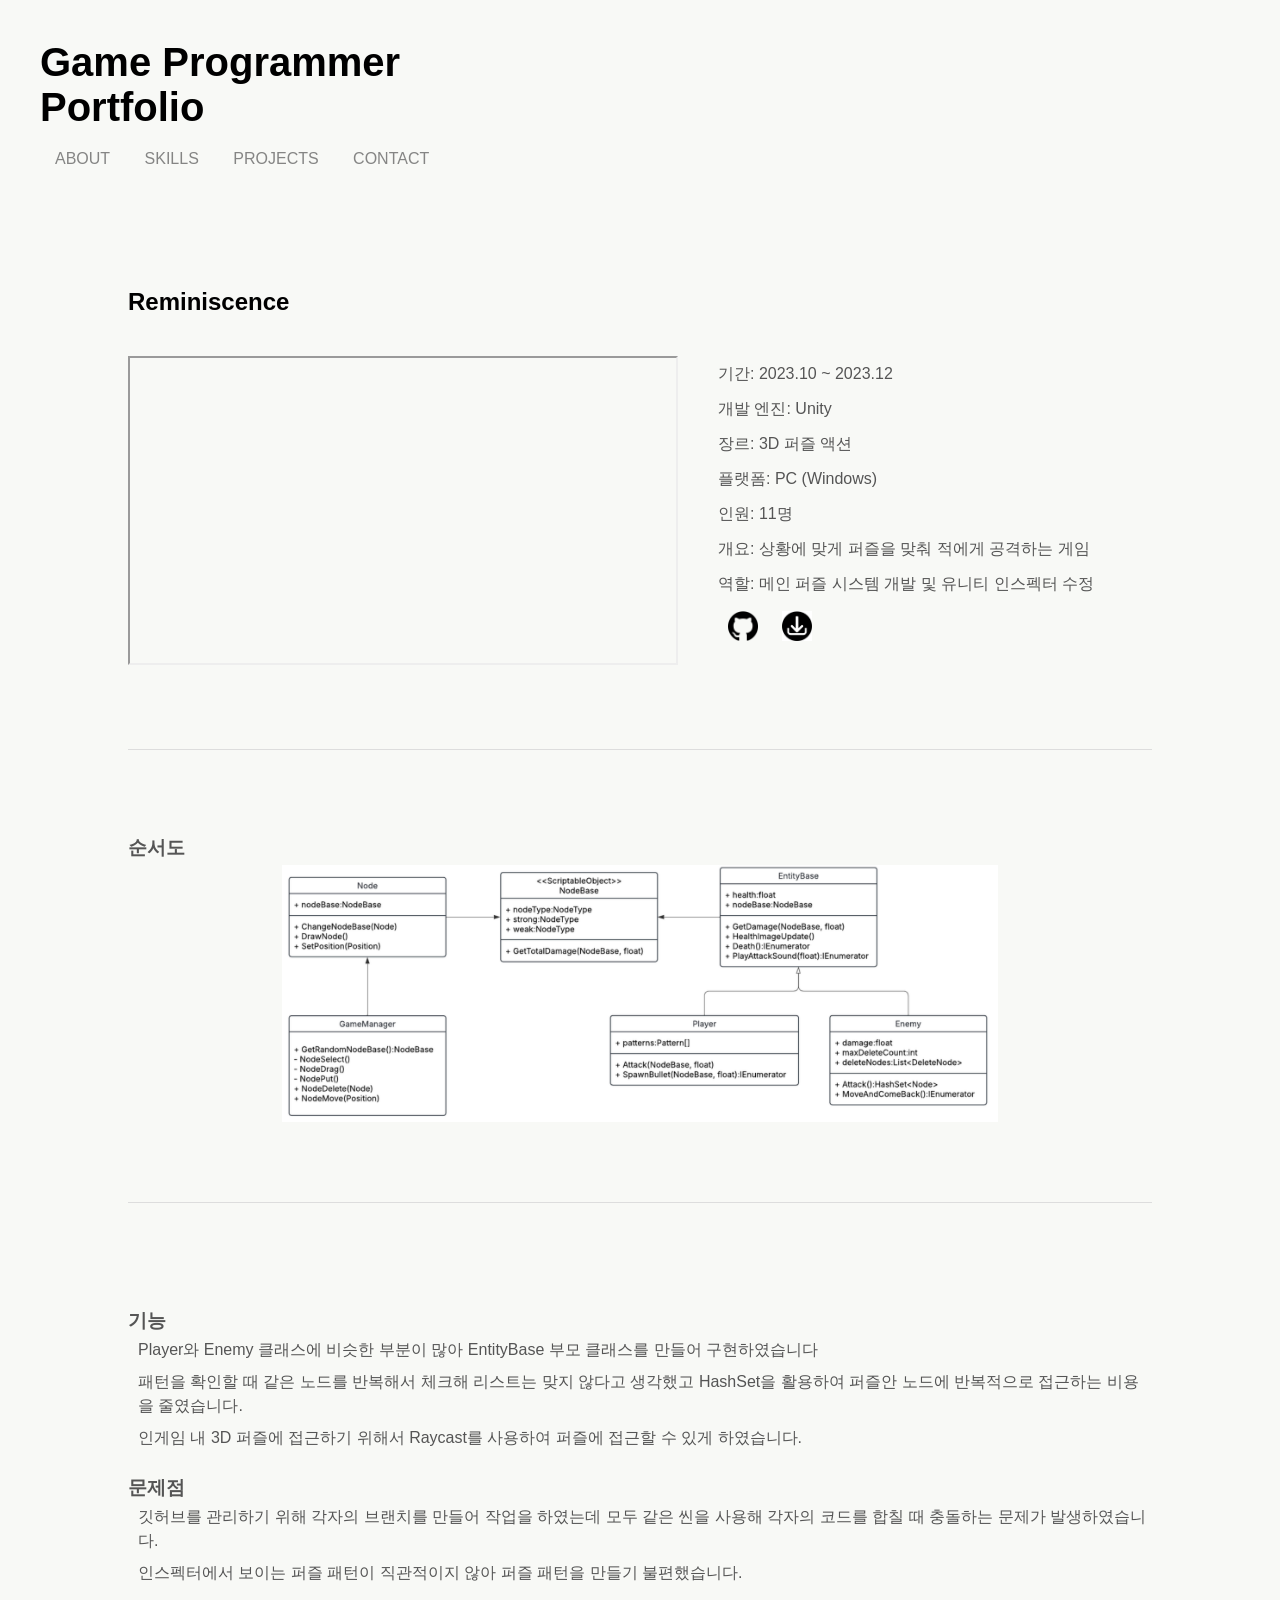
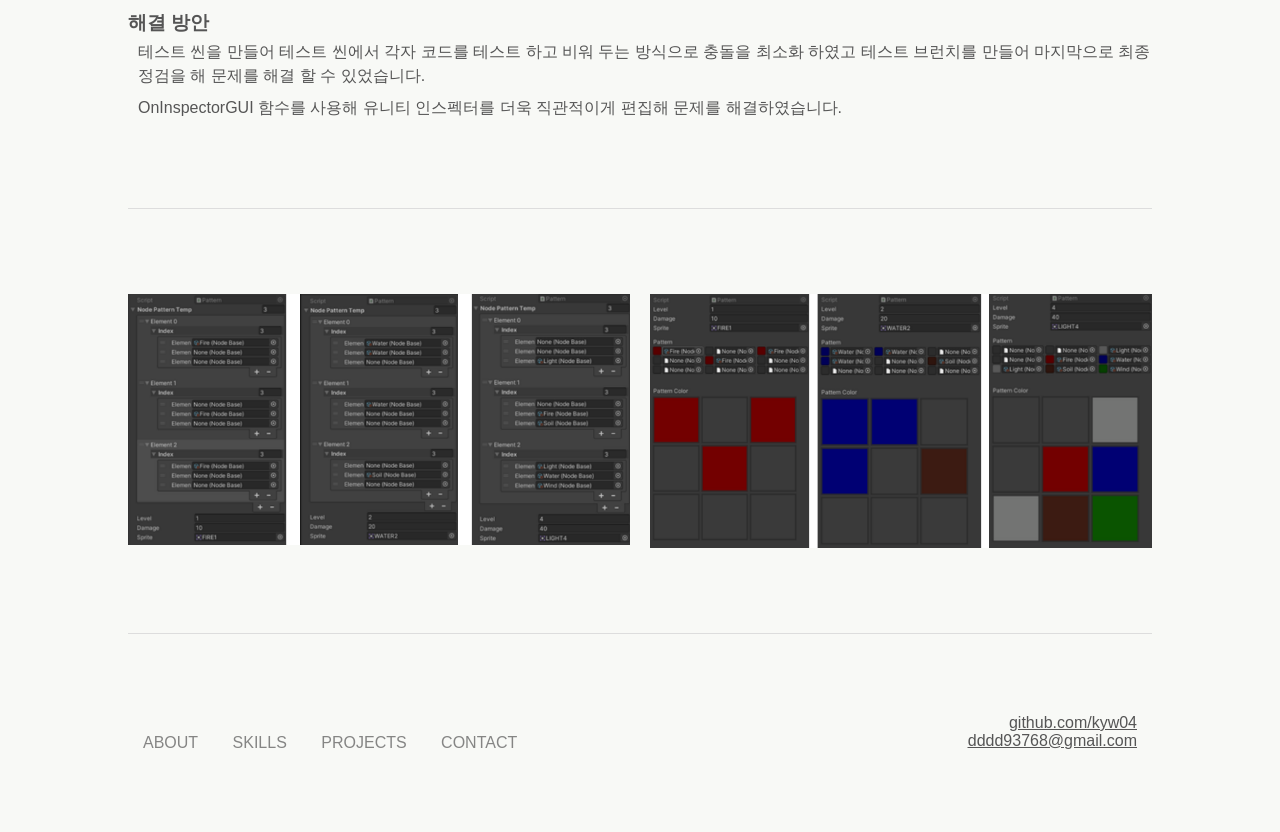
<file: reminiscence.html>
<!DOCTYPE html>
<html lang="en">
<head>
    <meta charset="UTF-8">
    <title>Reminiscence</title>
    <link rel="stylesheet" href="css/project.css">
    <link rel="stylesheet" href="css/default.css">
    <script src="js/app.js"></script>
</head>
<body>

<!-- HEADER -->
<header>
    <a class="title" href="portfolio.html">Game Programmer<br>Portfolio</a>
    <nav>
        <a href="portfolio.html#about">ABOUT</a>
        <a href="portfolio.html#skills">SKILLS</a>
        <a href="portfolio.html#projects">PROJECTS</a>
        <a href="portfolio.html#contact">CONTACT</a>
    </nav>
</header>

<section id="project-name">
    <h2>Reminiscence</h2>
    <div class="container">
        <dic>
            <iframe src="https://www.youtube.com/embed/OuPKRRZI6ak?autopause=0" width="550" height="309"></iframe>
        </dic>
        <div class="text">
            <p>기간: 2023.10 ~ 2023.12</p>
            <p>개발 엔진: Unity</p>
            <p>장르: 3D 퍼즐 액션</p>
            <p>플랫폼: PC (Windows)</p>
            <p>인원: 11명</p>
            <p>개요: 상황에 맞게 퍼즐을 맞춰 적에게 공격하는 게임</p>
            <p>역할: 메인 퍼즐 시스템 개발 및 유니티 인스펙터 수정</p>
            <p></p>
            <a href="https://github.com/kyw04/Reminiscence" target="_blank"><img class="about-linked-img"
                                                                                 src="img/github.png" alt="github"></a>
            <a href="https://drive.google.com/file/d/1gtCUtbmmJX-ZtCyo4PxVj59PJti55det/view?usp=drive_link"
               target="_blank"><img class="about-linked-img" src="img/download.png" alt="build-download"></a>
        </div>
    </div>
</section>
<div class="line"></div>

<section>
    <h3 class="text">순서도</h3>
    <img class="sub-img" src="img/reminiscence/diagram.png" alt="diagram">
</section>
<div class="line"></div>

<section>
    <ul class="text">
        <li>
            <h3>기능</h3>
            <p>Player와 Enemy 클래스에 비슷한 부분이 많아 EntityBase 부모 클래스를 만들어 구현하였습니다</p>
            <p>패턴을 확인할 때 같은 노드를 반복해서 체크해 리스트는 맞지 않다고 생각했고 HashSet을 활용하여 퍼즐안 노드에 반복적으로 접근하는 비용을 줄였습니다.</p>
            <p>인게임 내 3D 퍼즐에 접근하기 위해서 Raycast를 사용하여 퍼즐에 접근할 수 있게 하였습니다.</p>
        </li>
        <li>
            <h3>문제점</h3>
            <p>깃허브를 관리하기 위해 각자의 브랜치를 만들어 작업을 하였는데 모두 같은 씬을 사용해 각자의 코드를 합칠 때 충돌하는 문제가 발생하였습니다.</p>
            <p>인스펙터에서 보이는 퍼즐 패턴이 직관적이지 않아 퍼즐 패턴을 만들기 불편했습니다.</p>
        </li>
        <li>
            <h3>해결 방안</h3>
            <p>테스트 씬을 만들어 테스트 씬에서 각자 코드를 테스트 하고 비워 두는 방식으로 충돌을 최소화 하였고 테스트 브런치를 만들어 마지막으로 최종 정검을 해 문제를 해결 할 수 있었습니다.</p>
            <p>OnInspectorGUI 함수를 사용해 유니티 인스펙터를 더욱 직관적이게 편집해 문제를 해결하였습니다.</p>
        </li>
    </ul>
</section>
<div class="line"></div>

<section>
    <div class="gif-container">
        <img class="in-game-img" src="img/reminiscence/inspector-before.png" alt="inspector-before">
        <img class="in-game-img" src="img/reminiscence/inspector-after.png" alt="inspector-after">
    </div>
</section>
<div class="line"></div>

<!-- CONTACT -->
<section id="contact">
    <div class="container">
        <nav>
            <a href="portfolio.html#about">ABOUT</a>
            <a href="portfolio.html#skills">SKILLS</a>
            <a href="portfolio.html#projects">PROJECTS</a>
            <a href="portfolio.html#contact">CONTACT</a>
        </nav>
        <ul class="contact-link">
            <li><a href="https://github.com/kyw04" target="_blank">github.com/kyw04</a></li>
            <li><a href="#contact" id="email" onclick="CopyEmail()">dddd93768@gmail.com</a></li>
        </ul>
    </div>
</section>
</body>
</html>
</file>
<file: css/main.css>
/* ABOUT */
#about
{
}

.about-container
{
    display: flex;
    gap: 40px;
}

.about-img
{
    width: 150px;
    min-width: 150px;
    height: 150px;
    display: flex;
    align-items: center;
    justify-content: center;
}

.about-text
{
    max-width: 1050px;
    color: #555555;
}

.about-text p
{
    padding-top: 5px;
}

/* SKILLS */
#skills ul
{
    display: flex;
    list-style: none;
    flex-direction: column;
    gap: 10px;
}

.skill
{
    padding: 16px;
    background: white;
    box-shadow: 0 2px 5px rgba(0, 0, 0, 0.25);
}

.skill:hover
{
    background-color: #f5f5f5;
}

.skill:hover .ability
{
    font-size: 15px;
    padding-top: 10px;
    padding-bottom: 15px;
}

.name
{
    white-space: nowrap
}

.pin
{
    visibility: hidden;
    transform: scale(2);
    width: 15px;
    height: 15px;
    float: right;
    position: relative;
    top: -25px;
    right: -25px;
}

.ability
{
    transition-duration: 0.5s;
    font-size: 0px;
    margin-left: 20px;
    margin-right: 20px;
}

.ability.fixed
{
    font-size: 15px;
    padding-top: 10px;
    padding-bottom: 15px;
}

.pin.fixed
{
    visibility: visible;
}

/* PROJECTS */
.project-grid
{
    display: grid;
    grid-template-columns: repeat(2, 1fr);
    gap: 20px;
}

@media (max-width: 700px)
{
    .project-grid
    {
        grid-template-columns: 1fr;
    }
}

.project-card
{
    max-width: 550px;
    margin: 0 auto;
    padding: 10px;
    color: #555555;
}

.project-card .title
{
    color: #8a8a8a;
    font-size: 23px;
    margin-bottom: 20px;
    font-weight: bold;
}

.project-card img
{
    box-shadow: 0 2px 5px rgba(0, 0, 0, 0.25);
    width: 100%;
    max-width: 550px;
    aspect-ratio: 11 / 6;
    object-fit: cover;
    display: block;
    margin: 0 auto;
}

.project-card img:hover
{
    transform: scale(1.1);
}

.project-card:has(img:hover) .title
{
    color: black;
}

.project-card p
{
    margin-top: 10px;
    font-size: 14px;
}
</file>
<file: css/default.css>
*
{
    margin: 0;
    padding: 0;
    box-sizing: border-box;
}

body
{
    background: #F8F9F6;
    color: black;
    font-family: Arial, sans-serif;
    width: 100%;
    max-width: 1500px;
    margin: 0 auto;
}

.line
{
    width: 80%;
    height: 1px;
    background: #ddd;
    margin: 0 auto;
}

a
{
    color: #555555;
}

/* HEADER */
header
{
    margin: 40px;
}

header .title
{
    font-size: 40px;
    color: black;
    text-decoration: none;
    font-weight: bold;
}

nav
{
    margin-top: 20px;
}

nav a
{
    margin: 0 15px;
    text-decoration: none;
    opacity: 0.7;
}

nav a:hover
{
    color: black;
}

/* SECTION */
section
{
    padding: 80px 10%;
}

h1
{
    margin-bottom: 40px;
}

h2
{
    margin-bottom: 40px;
}

/* CONTACT */
.contact
{
}

.contact-link
{
    margin-left: auto;
    text-align: right;
    list-style: none;
}

.contact-link li
{
    margin-top: 20px;
    margin: 0 15px;
    text-decoration: underline;
}

.contact-link li a:hover
{
    color: black;
}




#linked-images
{
    width: 150px;
    height: 50px;
    display: flex;
    justify-content: center;
    align-items: center;
}

.about-linked-img
{
    width: 30px;
    height: 30px;
    margin: 10px;
}

.about-linked-img:hover
{
    transform: scale(1.3);
}

.gif-container
{
    display: grid;
    grid-template-columns: repeat(2, 1fr);
    gap: 20px;
}

@media (max-width: 700px)
{
    .gif-container
    {
        grid-template-columns: 1fr;
    }
}

.in-game-img
{
    max-width: 100%;
    height: auto;
}
</file>
<file: css/project.css>
#project-name
{

}

.container
{
    display: flex;
    gap: 40px;
}

.text
{
    line-height: 35px;
    color: #555555;
}

.in-game-img
{
    width: 550px;
    height: 309px;
    object-fit: cover;
    margin: 5px auto;
}

.sub-img
{
    display: block;
    margin: 0 auto;
    max-width: 70%;
    height: auto;
}

li
{
    margin-top: 20px;
    list-style: none;
}

li p
{
    margin-left: 10px;
    line-height: 1.5;
    margin-bottom: 8px;
}
</file>
